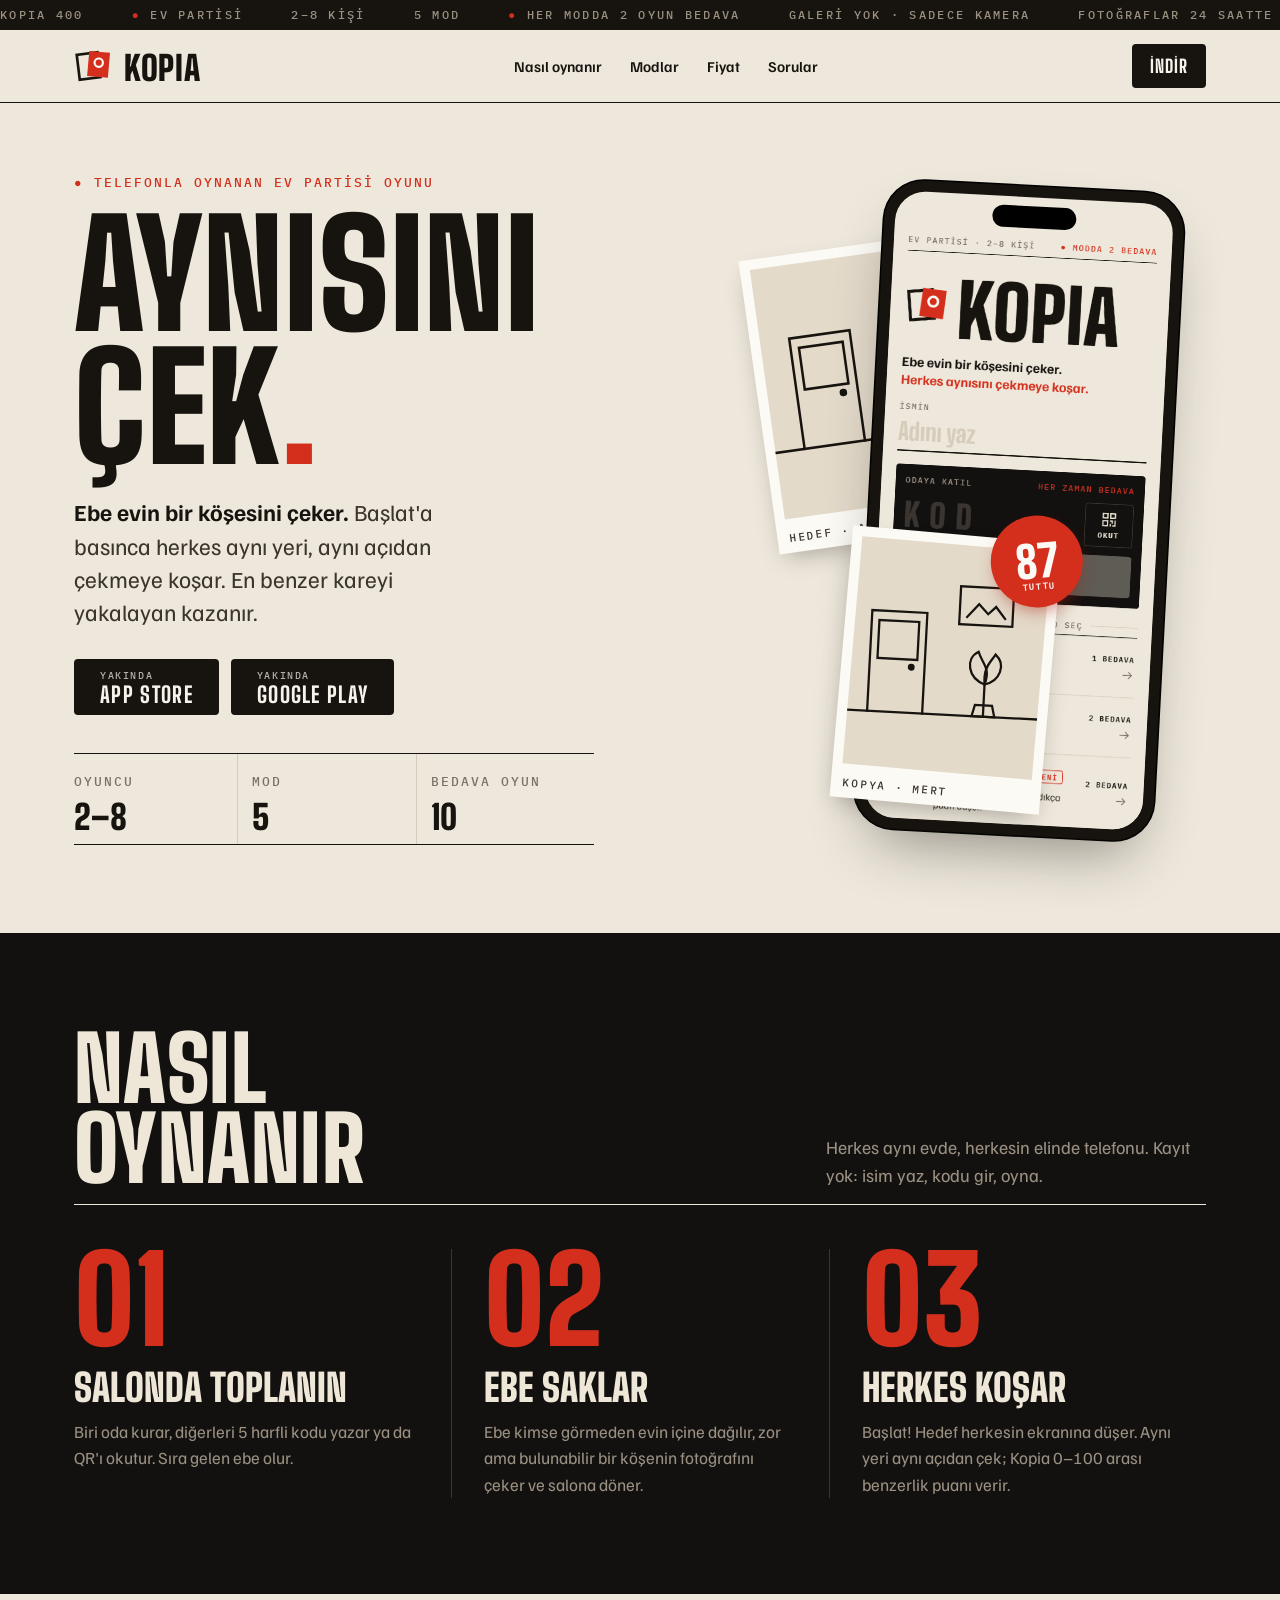
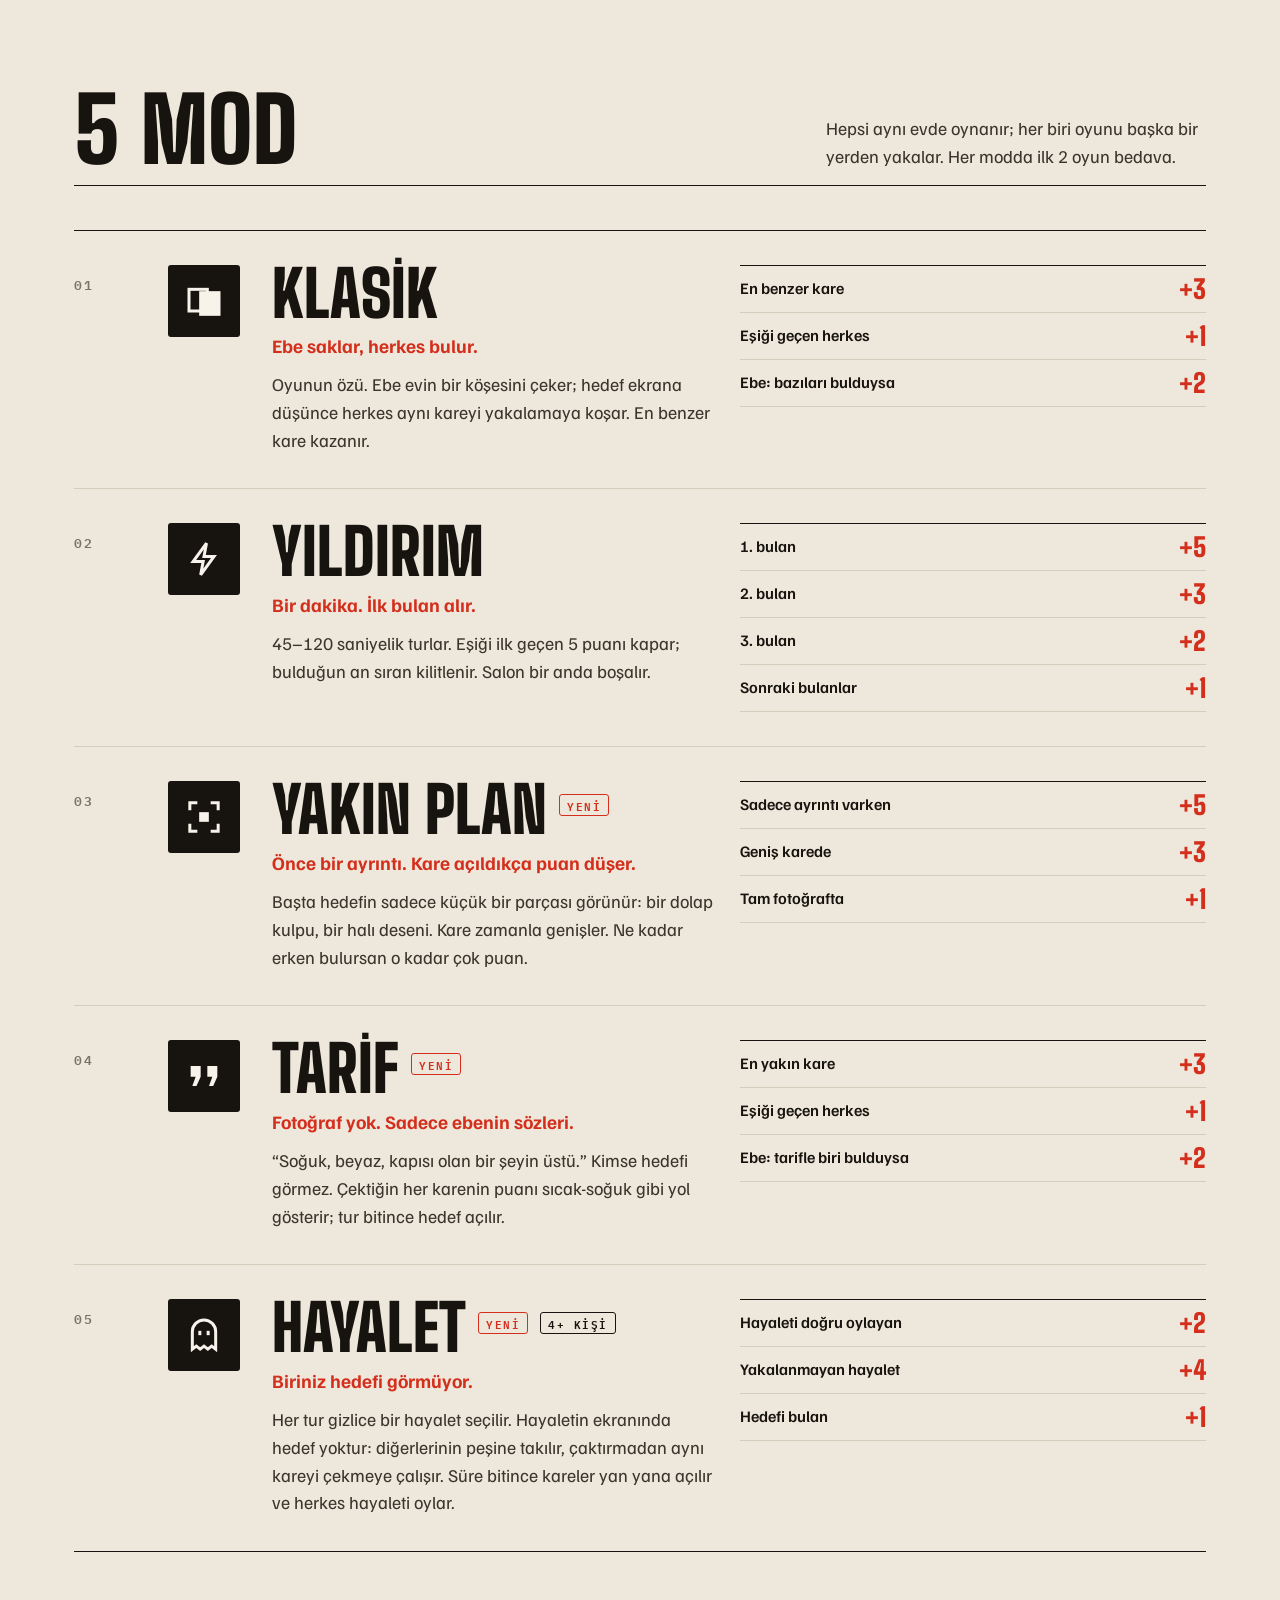
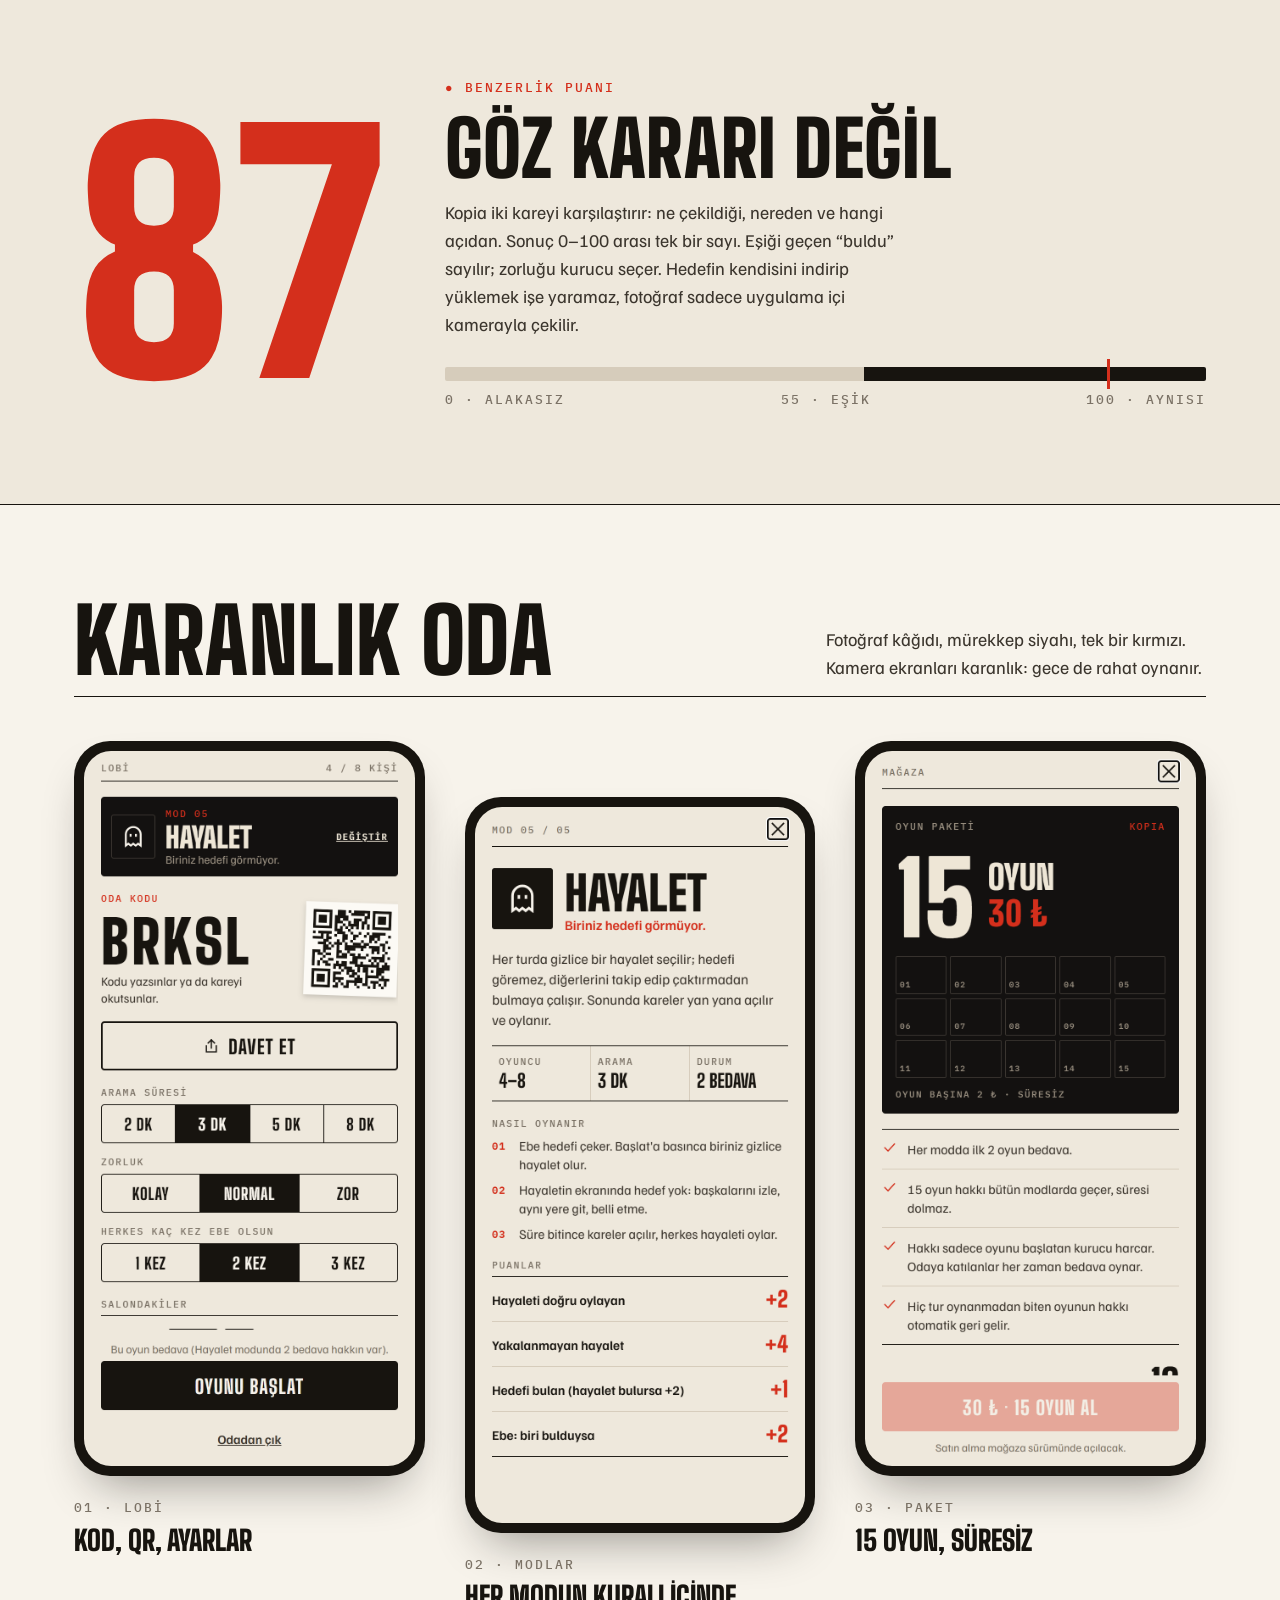
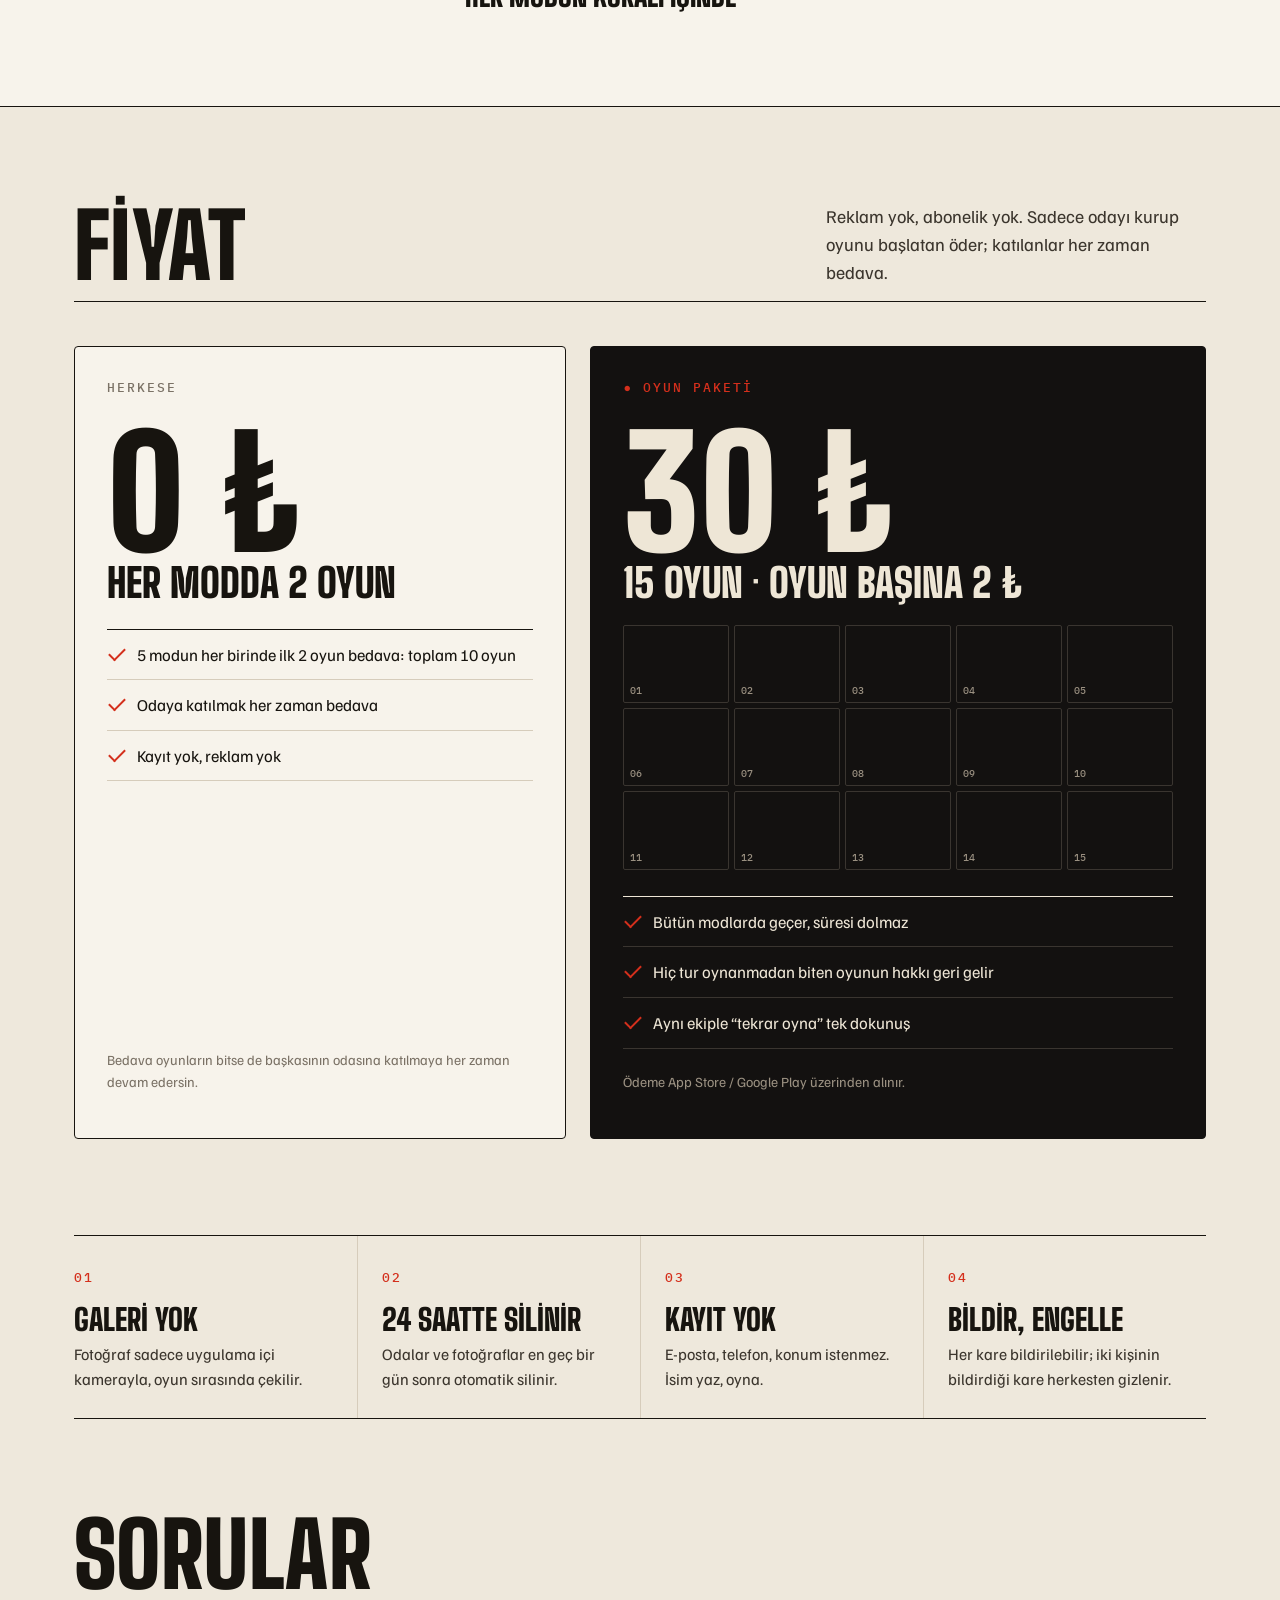
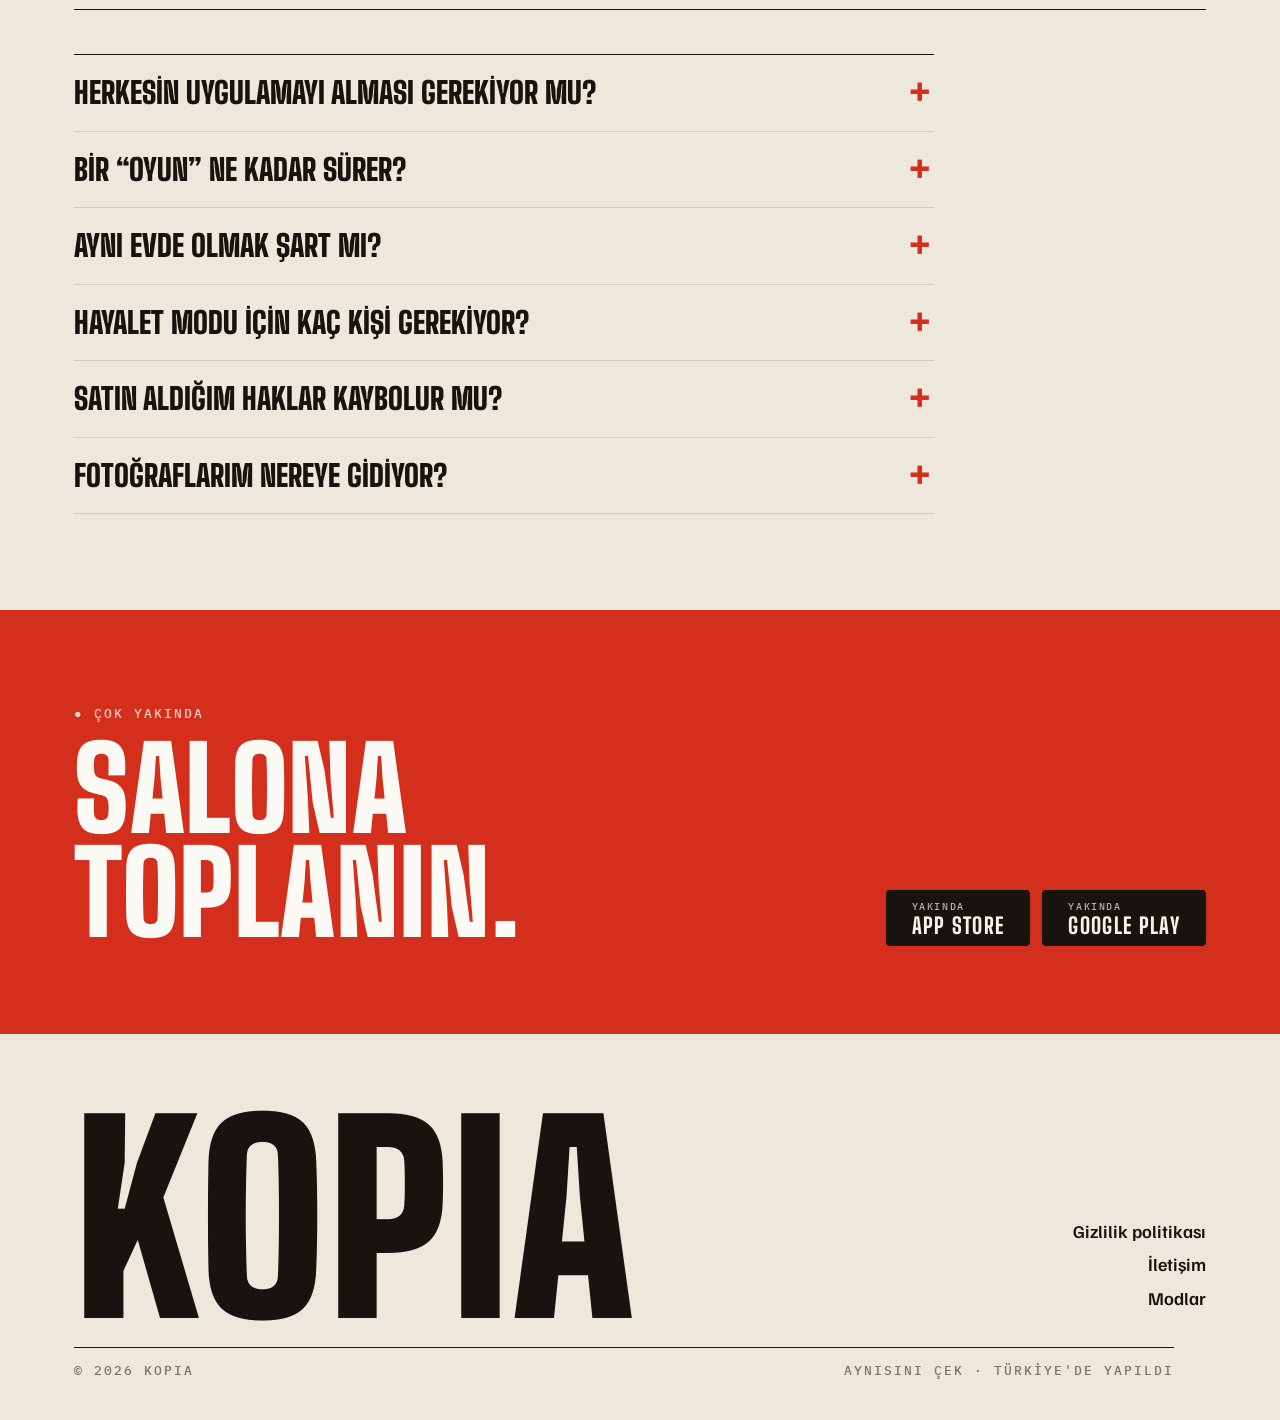
<file: index.html>
<!doctype html>
<html lang="tr">
<head>
<meta charset="utf-8">
<meta name="viewport" content="width=device-width, initial-scale=1">
<title>Kopia — Aynısını Çek · Ev partisi fotoğraf oyunu</title>
<meta name="description" content="Ebe evin bir köşesini çeker, herkes aynısını çekmeye koşar. 2–8 kişilik telefonla oynanan ev partisi oyunu. 5 mod, her modda 2 oyun bedava.">
<meta name="theme-color" content="#EEE8DC">
<meta property="og:title" content="Kopia — Aynısını Çek">
<meta property="og:description" content="Ebe evin bir köşesini çeker. Herkes aynısını çekmeye koşar. 2–8 kişi, 5 mod.">
<meta property="og:type" content="website">
<meta property="og:image" content="https://yusfgndzz.github.io/kopia/img/ekran-ana.png">
<link rel="icon" href="data:image/svg+xml,%3Csvg xmlns='http://www.w3.org/2000/svg' viewBox='0 0 48 48'%3E%3Crect x='5' y='9' width='25' height='30' stroke='%2317140F' stroke-width='3.2' fill='none' transform='rotate(-7 17.5 24)'/%3E%3Crect x='17' y='7' width='25' height='30' fill='%23D42F1C' transform='rotate(5 29.5 22)'/%3E%3Ccircle cx='29.5' cy='20' r='5' fill='none' stroke='%23FCFAF5' stroke-width='2.6' transform='rotate(5 29.5 22)'/%3E%3C/svg%3E">
<meta http-equiv="Content-Security-Policy" content="default-src 'none'; style-src 'self' 'unsafe-inline'; img-src 'self' data:; font-src 'self'; base-uri 'none'; form-action 'none'; upgrade-insecure-requests">
<meta name="referrer" content="strict-origin-when-cross-origin">
<link rel="stylesheet" href="fonts.css">
<style>
  :root {
    --kagit: #EEE8DC; --kagit-acik: #F7F3EB; --baski: #FCFAF5;
    --murekkep: #17140F; --murekkep-y: #3B352D; --soluk: #7B7266; --cizgi: #D6CCBB;
    --kirmizi: #D42F1C; --kirmizi-b: #A82314; --yesil: #2D6A45;
    --karanlik: #131110; --karanlik-kart: #1F1C19; --karanlik-cizgi: #3A3530; --karanlik-yazi: #EEE6D6; --karanlik-soluk: #9A9081;
    --ekran: 'Big Shoulders Display', 'Arial Narrow', sans-serif;
    --govde: 'Familjen Grotesk', system-ui, sans-serif;
    --mono: 'IBM Plex Mono', ui-monospace, monospace;
    --gen: 1180px;
  }
  * { box-sizing: border-box; }
  html { scroll-behavior: smooth; }
  body { margin: 0; background: var(--kagit); color: var(--murekkep); font: 400 18px/1.55 var(--govde); -webkit-font-smoothing: antialiased; }
  img { max-width: 100%; display: block; }
  a { color: inherit; }
  .kap { max-width: var(--gen); margin: 0 auto; padding: 0 24px; }
  .ust-etiket { font: 500 12.5px/1.4 var(--mono); letter-spacing: .16em; text-transform: uppercase; color: var(--soluk); }
  .ust-etiket.vurgu { color: var(--kirmizi); }
  .bas { font-family: var(--ekran); font-weight: 900; text-transform: uppercase; line-height: .9; letter-spacing: .005em; margin: 0; }
  .kirmizi { color: var(--kirmizi); }
  ::selection { background: var(--kirmizi); color: var(--baski); }

  /* --- film kenarı şeridi --- */
  .serit { background: var(--murekkep); color: var(--karanlik-soluk); font: 500 11.5px/1 var(--mono); letter-spacing: .2em; overflow: hidden; white-space: nowrap; }
  .serit-ic { display: inline-flex; gap: 48px; padding: 9px 0; animation: kay 40s linear infinite; }
  .serit-ic span b { color: var(--kirmizi); font-weight: 600; }
  @keyframes kay { to { transform: translateX(-50%); } }
  @media (prefers-reduced-motion: reduce) { .serit-ic { animation: none; } }

  /* --- üst menü --- */
  header.menu { border-bottom: 1.5px solid var(--murekkep); }
  .menu .kap { display: flex; align-items: center; justify-content: space-between; height: 72px; gap: 24px; }
  .logo { display: flex; align-items: center; gap: 10px; text-decoration: none; }
  .logo b { font: 900 34px/1 var(--ekran); letter-spacing: .02em; padding-top: 4px; }
  nav ul { display: flex; gap: 28px; list-style: none; margin: 0; padding: 0; }
  nav a { text-decoration: none; font: 600 15px var(--govde); }
  nav a:hover { color: var(--kirmizi); }
  .btn { display: inline-flex; align-items: center; justify-content: center; gap: 10px; min-height: 56px; padding: 0 24px; border-radius: 4px; text-decoration: none; font: 800 22px/1 var(--ekran); letter-spacing: .06em; text-transform: uppercase; border: 2px solid var(--murekkep); transition: transform .12s ease, background .12s ease; }
  .btn:active { transform: translateY(2px); }
  .btn.dolu { background: var(--murekkep); color: var(--kagit-acik); }
  .btn.kirmizi-btn { background: var(--kirmizi); border-color: var(--kirmizi); color: var(--baski); }
  .btn.kirmizi-btn:hover { background: var(--kirmizi-b); border-color: var(--kirmizi-b); }
  .btn.dolu:hover { background: #000; }
  .btn small { display: block; font: 500 10px/1 var(--mono); letter-spacing: .16em; opacity: .7; margin-bottom: 3px; }
  .btn .iki-satir { display: flex; flex-direction: column; align-items: flex-start; padding-top: 3px; }
  .menu .btn { min-height: 44px; font-size: 18px; padding: 0 16px; }
  @media (max-width: 860px) { nav ul { display: none; } }

  /* --- hero --- */
  .hero { padding: 64px 0 88px; position: relative; overflow: hidden; }
  .hero .kap { display: grid; grid-template-columns: 1.15fr .85fr; gap: 48px; align-items: center; }
  .hero h1 { font-size: clamp(76px, 11.5vw, 168px); margin: 14px 0 22px; }
  .hero p.giris { font-size: clamp(19px, 2vw, 23px); line-height: 1.45; max-width: 31ch; margin: 0 0 30px; color: var(--murekkep-y); }
  .hero p.giris strong { color: var(--murekkep); font-weight: 700; }
  .butonlar { display: flex; flex-wrap: wrap; gap: 12px; }
  .ozet { display: flex; gap: 0; margin-top: 38px; border-top: 1.5px solid var(--murekkep); border-bottom: 1.5px solid var(--murekkep); max-width: 520px; }
  .ozet div { flex: 1; padding: 12px 14px 10px 0; }
  .ozet div + div { border-left: 1px solid var(--cizgi); padding-left: 14px; }
  .ozet b { display: block; font: 900 34px/1 var(--ekran); padding-top: 6px; }

  .sahne { position: relative; height: 640px; }
  .telefon { position: absolute; right: 8%; top: 0; width: 300px; aspect-ratio: 390/844; border-radius: 40px; background: var(--murekkep); padding: 11px; box-shadow: 0 30px 60px -20px rgba(23,20,15,.45), 0 0 0 1.5px #000; transform: rotate(3deg); z-index: 3; }
  .telefon .cam { height: 100%; background: var(--kagit); border-radius: 30px; padding-top: 34px; overflow: hidden; }
  .telefon img { width: 100%; height: 100%; object-fit: cover; object-position: top; }
  .telefon::before { content: ''; position: absolute; top: 20px; left: 50%; width: 84px; height: 22px; margin-left: -42px; border-radius: 12px; background: #000; z-index: 2; }
  .baski { position: absolute; background: var(--baski); padding: 10px 10px 34px; box-shadow: 0 10px 24px -8px rgba(23,20,15,.35); }
  .baski svg { display: block; width: 100%; height: auto; background: #E3DACA; }
  .baski figcaption { position: absolute; left: 12px; bottom: 9px; font: 500 11px/1 var(--mono); letter-spacing: .16em; color: var(--murekkep-y); }
  .baski.hedef { width: 230px; left: -6%; top: 40px; transform: rotate(-8deg); z-index: 1; }
  .baski.kopya { width: 210px; left: 12%; top: 330px; transform: rotate(5deg); z-index: 4; }
  .damga { position: absolute; right: -22px; top: -26px; width: 92px; height: 92px; border-radius: 50%; background: var(--kirmizi); color: var(--baski); display: grid; place-items: center; text-align: center; transform: rotate(-10deg); box-shadow: 0 8px 18px -6px rgba(168,35,20,.6); }
  .damga b { font: 900 44px/1 var(--ekran); display: block; padding-top: 6px; }
  .damga span { font: 600 9px/1 var(--mono); letter-spacing: .18em; display: block; margin-top: -2px; }

  @media (max-width: 980px) {
    .hero .kap { grid-template-columns: 1fr; }
    .sahne { height: 560px; max-width: 520px; margin: 0 auto; width: 100%; }
    .telefon { width: 250px; right: 4%; }
  }
  @media (max-width: 520px) {
    .sahne { height: 470px; }
    .telefon { width: 210px; right: 0; }
    .baski.hedef { width: 170px; }
    .baski.kopya { width: 160px; left: 4%; top: 260px; }
  }

  /* --- bölümler --- */
  section { padding: 96px 0; }
  .bolum-bas { display: flex; justify-content: space-between; align-items: flex-end; gap: 24px; border-bottom: 1.5px solid currentColor; padding-bottom: 14px; margin-bottom: 44px; flex-wrap: wrap; }
  .bolum-bas h2 { font-size: clamp(54px, 7vw, 96px); }
  .bolum-bas p { max-width: 38ch; margin: 0; color: var(--murekkep-y); }

  /* nasıl oynanır: karanlık oda */
  .karanlik { background: var(--karanlik); color: var(--karanlik-yazi); }
  .karanlik .bolum-bas p { color: var(--karanlik-soluk); }
  .karanlik .ust-etiket { color: var(--karanlik-soluk); }
  .adimlar { display: grid; grid-template-columns: repeat(3, 1fr); gap: 0; }
  .adim { padding: 0 32px 0 0; }
  .adim + .adim { border-left: 1px solid var(--karanlik-cizgi); padding-left: 32px; }
  .adim .no { font: 900 120px/.85 var(--ekran); color: var(--kirmizi); display: block; margin-bottom: 18px; }
  .adim h3 { font: 900 38px/1 var(--ekran); text-transform: uppercase; margin: 0 0 12px; }
  .adim p { margin: 0; color: var(--karanlik-soluk); font-size: 17px; }
  .adim svg { margin: 0 0 22px; }
  @media (max-width: 860px) {
    .adimlar { grid-template-columns: 1fr; gap: 40px; }
    .adim + .adim { border-left: 0; padding-left: 0; border-top: 1px solid var(--karanlik-cizgi); padding-top: 40px; }
  }

  /* modlar */
  .modlar { border-top: 1.5px solid var(--murekkep); }
  .mod { display: grid; grid-template-columns: 70px 80px 1fr 1.05fr; gap: 24px; padding: 34px 0; border-bottom: 1px solid var(--cizgi); align-items: start; }
  .mod:last-child { border-bottom: 1.5px solid var(--murekkep); }
  .mod .no { font: 600 13px/1 var(--mono); letter-spacing: .12em; color: var(--soluk); padding-top: 14px; }
  .mod .ikon { width: 72px; height: 72px; background: var(--murekkep); display: grid; place-items: center; border-radius: 3px; }
  .mod h3 { font: 900 64px/.92 var(--ekran); text-transform: uppercase; margin: 0 0 8px; display: flex; align-items: center; gap: 12px; flex-wrap: wrap; }
  .mod .slogan { color: var(--kirmizi); font-weight: 700; font-size: 19px; margin: 0 0 10px; }
  .mod .aciklama { margin: 0; color: var(--murekkep-y); }
  .rozet { font: 600 11px/1 var(--mono); letter-spacing: .14em; border: 1.5px solid var(--kirmizi); color: var(--kirmizi); padding: 5px 7px 4px; border-radius: 3px; position: relative; top: -6px; }
  .rozet.koyu { border-color: var(--murekkep); color: var(--murekkep); }
  .puanlar { list-style: none; margin: 0; padding: 0; border-top: 1.5px solid var(--murekkep); }
  .puanlar li { display: flex; justify-content: space-between; gap: 12px; padding: 10px 0; border-bottom: 1px solid var(--cizgi); font-weight: 600; font-size: 16px; }
  .puanlar li b { font: 900 26px/1 var(--ekran); color: var(--kirmizi); }
  @media (max-width: 980px) {
    .mod { grid-template-columns: 56px 1fr; }
    .mod .no { display: none; }
    .mod .ikon { width: 56px; height: 56px; }
    .mod > div:nth-child(3) { grid-column: 2; }
    .mod .puanlar { grid-column: 1 / -1; }
    .mod h3 { font-size: 52px; }
  }

  /* puanlama */
  .puan-blok { display: grid; grid-template-columns: auto 1fr; gap: 56px; align-items: center; }
  .dev-puan { font: 900 clamp(180px, 26vw, 320px)/.8 var(--ekran); color: var(--kirmizi); margin: 0; padding-top: 30px; }
  .olcek { margin-top: 28px; }
  .olcek .cubuk { height: 14px; background: linear-gradient(90deg, var(--cizgi) 0 55%, var(--murekkep) 55% 100%); position: relative; border-radius: 2px; }
  .olcek .cubuk i { position: absolute; left: 87%; top: -8px; width: 3px; height: 30px; background: var(--kirmizi); }
  .olcek .yazilar { display: flex; justify-content: space-between; margin-top: 10px; }
  @media (max-width: 860px) { .puan-blok { grid-template-columns: 1fr; gap: 12px; } }

  /* ekranlar */
  .ekranlar { display: grid; grid-template-columns: repeat(3, 1fr); gap: 40px; align-items: start; }
  .ekranlar figure { margin: 0; }
  .ekranlar .telefon-k { border-radius: 36px; background: var(--murekkep); padding: 10px; box-shadow: 0 24px 48px -20px rgba(23,20,15,.45); }
  .ekranlar .telefon-k img { border-radius: 27px; aspect-ratio: 390/844; object-fit: cover; object-position: top; width: 100%; }
  .ekranlar figure:nth-child(2) { margin-top: 56px; }
  .ekranlar figcaption { margin-top: 16px; }
  .ekranlar figcaption b { display: block; font: 900 28px/1 var(--ekran); text-transform: uppercase; margin-top: 6px; }
  @media (max-width: 860px) {
    .ekranlar { grid-template-columns: repeat(3, 72%); overflow-x: auto; scroll-snap-type: x mandatory; padding-bottom: 12px; gap: 20px; }
    .ekranlar figure { scroll-snap-align: start; }
    .ekranlar figure:nth-child(2) { margin-top: 0; }
  }

  /* fiyat */
  .fiyatlar { display: grid; grid-template-columns: 1fr 1.25fr; gap: 24px; }
  .fiyat { border: 1.5px solid var(--murekkep); border-radius: 4px; padding: 32px; background: var(--kagit-acik); display: flex; flex-direction: column; }
  .fiyat.paket { background: var(--karanlik); color: var(--karanlik-yazi); border-color: var(--karanlik); }
  .fiyat .buyuk { font: 900 clamp(110px, 12vw, 160px)/.82 var(--ekran); margin: 20px 0 6px; padding-top: 14px; }
  .fiyat .alt { font: 900 40px/1 var(--ekran); text-transform: uppercase; }
  .fiyat ul { list-style: none; padding: 0; margin: 26px 0 0; border-top: 1.5px solid currentColor; }
  .fiyat li { padding: 12px 0 12px 30px; border-bottom: 1px solid var(--cizgi); position: relative; font-size: 16.5px; }
  .fiyat.paket li { border-bottom-color: var(--karanlik-cizgi); color: var(--karanlik-yazi); }
  .fiyat li::before { content: ''; position: absolute; left: 2px; top: 18px; width: 14px; height: 7px; border-left: 2px solid var(--kirmizi); border-bottom: 2px solid var(--kirmizi); transform: rotate(-45deg); }
  .film { display: grid; grid-template-columns: repeat(5, 1fr); gap: 5px; margin-top: 22px; }
  .film span { aspect-ratio: 1.35; border: 1px solid var(--karanlik-cizgi); border-radius: 2px; font: 500 10px/1 var(--mono); color: var(--karanlik-soluk); padding: 6px; display: flex; align-items: flex-end; }
  .fiyat .not { margin-top: auto; padding-top: 22px; font-size: 14px; color: var(--soluk); }
  .fiyat.paket .not { color: var(--karanlik-soluk); }
  @media (max-width: 860px) { .fiyatlar { grid-template-columns: 1fr; } }

  /* güvenlik */
  .guven { display: grid; grid-template-columns: repeat(4, 1fr); border-top: 1.5px solid var(--murekkep); border-bottom: 1.5px solid var(--murekkep); }
  .guven div { padding: 26px 24px 26px 0; }
  .guven div + div { border-left: 1px solid var(--cizgi); padding-left: 24px; }
  .guven h3 { font: 900 30px/1 var(--ekran); text-transform: uppercase; margin: 14px 0 8px; }
  .guven p { margin: 0; font-size: 16px; color: var(--murekkep-y); }
  @media (max-width: 860px) {
    .guven { grid-template-columns: 1fr 1fr; }
    .guven div:nth-child(3) { border-left: 0; padding-left: 0; }
    .guven div:nth-child(n+3) { border-top: 1px solid var(--cizgi); }
  }
  @media (max-width: 520px) {
    .guven { grid-template-columns: 1fr; }
    .guven div + div { border-left: 0; padding-left: 0; border-top: 1px solid var(--cizgi); }
  }

  /* sss */
  .sss { border-top: 1.5px solid var(--murekkep); max-width: 860px; }
  .sss details { border-bottom: 1px solid var(--cizgi); }
  .sss summary { list-style: none; cursor: pointer; padding: 22px 48px 22px 0; font: 900 30px/1.05 var(--ekran); text-transform: uppercase; position: relative; }
  .sss summary::-webkit-details-marker { display: none; }
  .sss summary::after { content: '+'; position: absolute; right: 4px; top: 16px; font: 900 40px/1 var(--ekran); color: var(--kirmizi); transition: transform .2s; }
  .sss details[open] summary::after { transform: rotate(45deg); }
  .sss details p { margin: 0 0 22px; max-width: 62ch; color: var(--murekkep-y); }

  /* indir */
  .indir { background: var(--kirmizi); color: var(--baski); padding: 88px 0; }
  .indir .kap { display: flex; justify-content: space-between; align-items: flex-end; gap: 32px; flex-wrap: wrap; }
  .indir h2 { font-size: clamp(64px, 9vw, 132px); }
  .indir .btn { border-color: var(--baski); }
  .indir .btn.dolu { background: var(--murekkep); border-color: var(--murekkep); }

  footer { padding: 56px 0 40px; }
  footer .kap { display: grid; grid-template-columns: 1fr auto; gap: 32px; align-items: end; }
  footer .kelime { font: 900 clamp(110px, 20vw, 260px)/.78 var(--ekran); letter-spacing: .01em; margin: 0; padding-top: 30px; }
  footer ul { list-style: none; margin: 0; padding: 0; text-align: right; }
  footer li { margin: 6px 0; }
  footer a { text-decoration: none; font-weight: 600; }
  footer a:hover { color: var(--kirmizi); }
  .telif { border-top: 1.5px solid var(--murekkep); margin-top: 28px; padding-top: 14px; display: flex; justify-content: space-between; gap: 16px; flex-wrap: wrap; }
  @media (max-width: 640px) { footer .kap { grid-template-columns: 1fr; } footer ul { text-align: left; } }

  :focus-visible { outline: 3px solid var(--kirmizi); outline-offset: 3px; }
</style>
</head>
<body>

<!-- Film kenarı şeridi -->
<div class="serit" aria-hidden="true">
  <div class="serit-ic">
    <span>KOPIA 400</span><span><b>●</b> EV PARTİSİ</span><span>2–8 KİŞİ</span><span>5 MOD</span><span><b>●</b> HER MODDA 2 OYUN BEDAVA</span><span>GALERİ YOK · SADECE KAMERA</span><span>FOTOĞRAFLAR 24 SAATTE SİLİNİR</span>
    <span>KOPIA 400</span><span><b>●</b> EV PARTİSİ</span><span>2–8 KİŞİ</span><span>5 MOD</span><span><b>●</b> HER MODDA 2 OYUN BEDAVA</span><span>GALERİ YOK · SADECE KAMERA</span><span>FOTOĞRAFLAR 24 SAATTE SİLİNİR</span>
  </div>
</div>

<header class="menu">
  <div class="kap">
    <a class="logo" href="#" aria-label="Kopia ana sayfa">
      <svg width="40" height="40" viewBox="0 0 48 48" aria-hidden="true"><rect x="5" y="9" width="25" height="30" stroke="#17140F" stroke-width="3.2" fill="none" transform="rotate(-7 17.5 24)"/><rect x="17" y="7" width="25" height="30" fill="#D42F1C" transform="rotate(5 29.5 22)"/><circle cx="29.5" cy="20" r="5" fill="none" stroke="#FCFAF5" stroke-width="2.6" transform="rotate(5 29.5 22)"/></svg>
      <b>KOPIA</b>
    </a>
    <nav aria-label="Bölümler">
      <ul>
        <li><a href="#nasil">Nasıl oynanır</a></li>
        <li><a href="#modlar">Modlar</a></li>
        <li><a href="#fiyat">Fiyat</a></li>
        <li><a href="#sss">Sorular</a></li>
      </ul>
    </nav>
    <a class="btn dolu" href="#indir">İndir</a>
  </div>
</header>

<main>
<!-- HERO -->
<section class="hero">
  <div class="kap">
    <div>
      <span class="ust-etiket vurgu">● Telefonla oynanan ev partisi oyunu</span>
      <h1 class="bas">Aynısını<br>çek<span class="kirmizi">.</span></h1>
      <p class="giris"><strong>Ebe evin bir köşesini çeker.</strong> Başlat'a basınca herkes aynı yeri, aynı açıdan çekmeye koşar. En benzer kareyi yakalayan kazanır.</p>
      <div class="butonlar">
        <a class="btn dolu" href="#indir"><span class="iki-satir"><small>YAKINDA</small>App Store</span></a>
        <a class="btn dolu" href="#indir"><span class="iki-satir"><small>YAKINDA</small>Google Play</span></a>
      </div>
      <div class="ozet">
        <div><span class="ust-etiket">Oyuncu</span><b>2–8</b></div>
        <div><span class="ust-etiket">Mod</span><b>5</b></div>
        <div><span class="ust-etiket">Bedava oyun</span><b>10</b></div>
      </div>
    </div>

    <div class="sahne" aria-hidden="true">
      <figure class="baski hedef">
        <svg viewBox="0 0 200 240"><g fill="none" stroke="#17140F" stroke-width="2.4" stroke-linecap="square">
          <path d="M0 176h200"/><path d="M28 176V70h58v106"/><path d="M36 80h42v40H36z"/><circle cx="72" cy="128" r="2.4" fill="#17140F"/>
          <path d="M120 40h56v40h-56z"/><path d="M128 72l12-14 10 10 8-8 10 12"/>
          <path d="M150 176v-34"/><path d="M150 142c-18-6-22-26-8-34 4 12 14 16 8 34z"/><path d="M150 142c16-4 22-22 10-32-6 10-12 14-10 32z"/>
          <path d="M138 176h24l-3-12h-18z"/></g></svg>
        <figcaption>HEDEF · AYŞE</figcaption>
      </figure>
      <div class="telefon"><div class="cam"><img src="img/ekran-ana.png" alt=""></div></div>
      <figure class="baski kopya">
        <svg viewBox="0 0 200 240"><g transform="translate(-9 4) rotate(-2 100 120)" fill="none" stroke="#17140F" stroke-width="2.4" stroke-linecap="square">
          <path d="M0 176h220"/><path d="M28 176V70h58v106"/><path d="M36 80h42v40H36z"/><circle cx="72" cy="128" r="2.4" fill="#17140F"/>
          <path d="M120 40h56v40h-56z"/><path d="M128 72l12-14 10 10 8-8 10 12"/>
          <path d="M150 176v-34"/><path d="M150 142c-18-6-22-26-8-34 4 12 14 16 8 34z"/><path d="M150 142c16-4 22-22 10-32-6 10-12 14-10 32z"/>
          <path d="M138 176h24l-3-12h-18z"/></g></svg>
        <figcaption>KOPYA · MERT</figcaption>
        <div class="damga"><div><b>87</b><span>TUTTU</span></div></div>
      </figure>
    </div>
  </div>
</section>

<!-- NASIL OYNANIR -->
<section class="karanlik" id="nasil">
  <div class="kap">
    <div class="bolum-bas">
      <h2 class="bas">Nasıl<br>oynanır</h2>
      <p>Herkes aynı evde, herkesin elinde telefonu. Kayıt yok: isim yaz, kodu gir, oyna.</p>
    </div>
    <div class="adimlar">
      <div class="adim">
        <span class="no">01</span>
        <h3>Salonda toplanın</h3>
        <p>Biri oda kurar, diğerleri 5 harfli kodu yazar ya da QR'ı okutur. Sıra gelen ebe olur.</p>
      </div>
      <div class="adim">
        <span class="no">02</span>
        <h3>Ebe saklar</h3>
        <p>Ebe kimse görmeden evin içine dağılır, zor ama bulunabilir bir köşenin fotoğrafını çeker ve salona döner.</p>
      </div>
      <div class="adim">
        <span class="no">03</span>
        <h3>Herkes koşar</h3>
        <p>Başlat! Hedef herkesin ekranına düşer. Aynı yeri aynı açıdan çek; Kopia 0–100 arası benzerlik puanı verir.</p>
      </div>
    </div>
  </div>
</section>

<!-- MODLAR -->
<section id="modlar">
  <div class="kap">
    <div class="bolum-bas">
      <h2 class="bas">5 mod</h2>
      <p>Hepsi aynı evde oynanır; her biri oyunu başka bir yerden yakalar. Her modda ilk 2 oyun bedava.</p>
    </div>
    <div class="modlar">

      <article class="mod">
        <span class="no">01</span>
        <div class="ikon"><svg width="40" height="40" viewBox="0 0 24 24" fill="none" stroke="#F7F3EB" stroke-width="1.8"><rect x="3" y="5" width="11" height="13"/><rect x="10" y="7" width="11" height="13" fill="#F7F3EB"/></svg></div>
        <div>
          <h3>Klasik</h3>
          <p class="slogan">Ebe saklar, herkes bulur.</p>
          <p class="aciklama">Oyunun özü. Ebe evin bir köşesini çeker; hedef ekrana düşünce herkes aynı kareyi yakalamaya koşar. En benzer kare kazanır.</p>
        </div>
        <ul class="puanlar">
          <li>En benzer kare <b>+3</b></li>
          <li>Eşiği geçen herkes <b>+1</b></li>
          <li>Ebe: bazıları bulduysa <b>+2</b></li>
        </ul>
      </article>

      <article class="mod">
        <span class="no">02</span>
        <div class="ikon"><svg width="40" height="40" viewBox="0 0 24 24" fill="none" stroke="#F7F3EB" stroke-width="1.8"><path d="M13.5 2.5L5.5 13.5h6l-1.5 8 8-11h-6l1.5-8z"/></svg></div>
        <div>
          <h3>Yıldırım</h3>
          <p class="slogan">Bir dakika. İlk bulan alır.</p>
          <p class="aciklama">45–120 saniyelik turlar. Eşiği ilk geçen 5 puanı kapar; bulduğun an sıran kilitlenir. Salon bir anda boşalır.</p>
        </div>
        <ul class="puanlar">
          <li>1. bulan <b>+5</b></li>
          <li>2. bulan <b>+3</b></li>
          <li>3. bulan <b>+2</b></li>
          <li>Sonraki bulanlar <b>+1</b></li>
        </ul>
      </article>

      <article class="mod">
        <span class="no">03</span>
        <div class="ikon"><svg width="40" height="40" viewBox="0 0 24 24" fill="none" stroke="#F7F3EB" stroke-width="1.8"><path d="M3.5 8V3.5H8M16 3.5h4.5V8M20.5 16v4.5H16M8 20.5H3.5V16"/><rect x="10" y="10" width="4" height="4" fill="#F7F3EB"/></svg></div>
        <div>
          <h3>Yakın Plan <span class="rozet">YENİ</span></h3>
          <p class="slogan">Önce bir ayrıntı. Kare açıldıkça puan düşer.</p>
          <p class="aciklama">Başta hedefin sadece küçük bir parçası görünür: bir dolap kulpu, bir halı deseni. Kare zamanla genişler. Ne kadar erken bulursan o kadar çok puan.</p>
        </div>
        <ul class="puanlar">
          <li>Sadece ayrıntı varken <b>+5</b></li>
          <li>Geniş karede <b>+3</b></li>
          <li>Tam fotoğrafta <b>+1</b></li>
        </ul>
      </article>

      <article class="mod">
        <span class="no">04</span>
        <div class="ikon"><svg width="40" height="40" viewBox="0 0 24 24" fill="#F7F3EB"><path d="M4 6h6v6.5L7.5 18H5l2-5.5H4z"/><path d="M14 6h6v6.5L17.5 18H15l2-5.5h-3z"/></svg></div>
        <div>
          <h3>Tarif <span class="rozet">YENİ</span></h3>
          <p class="slogan">Fotoğraf yok. Sadece ebenin sözleri.</p>
          <p class="aciklama">“Soğuk, beyaz, kapısı olan bir şeyin üstü.” Kimse hedefi görmez. Çektiğin her karenin puanı sıcak-soğuk gibi yol gösterir; tur bitince hedef açılır.</p>
        </div>
        <ul class="puanlar">
          <li>En yakın kare <b>+3</b></li>
          <li>Eşiği geçen herkes <b>+1</b></li>
          <li>Ebe: tarifle biri bulduysa <b>+2</b></li>
        </ul>
      </article>

      <article class="mod">
        <span class="no">05</span>
        <div class="ikon"><svg width="40" height="40" viewBox="0 0 24 24" fill="none" stroke="#F7F3EB" stroke-width="1.8"><path d="M5 20.5V10a7 7 0 0114 0v10.5l-2.4-1.8-2.3 1.8-2.3-1.8-2.3 1.8-2.3-1.8z"/><rect x="8.6" y="9.5" width="1.8" height="2.6" fill="#F7F3EB" stroke="none"/><rect x="13.6" y="9.5" width="1.8" height="2.6" fill="#F7F3EB" stroke="none"/></svg></div>
        <div>
          <h3>Hayalet <span class="rozet">YENİ</span> <span class="rozet koyu">4+ KİŞİ</span></h3>
          <p class="slogan">Biriniz hedefi görmüyor.</p>
          <p class="aciklama">Her tur gizlice bir hayalet seçilir. Hayaletin ekranında hedef yoktur: diğerlerinin peşine takılır, çaktırmadan aynı kareyi çekmeye çalışır. Süre bitince kareler yan yana açılır ve herkes hayaleti oylar.</p>
        </div>
        <ul class="puanlar">
          <li>Hayaleti doğru oylayan <b>+2</b></li>
          <li>Yakalanmayan hayalet <b>+4</b></li>
          <li>Hedefi bulan <b>+1</b></li>
        </ul>
      </article>

    </div>
  </div>
</section>

<!-- PUANLAMA -->
<section style="padding-top: 24px;">
  <div class="kap puan-blok">
    <p class="dev-puan" aria-hidden="true">87</p>
    <div>
      <span class="ust-etiket vurgu">● Benzerlik puanı</span>
      <h2 class="bas" style="font-size: clamp(48px, 6vw, 80px); margin: 14px 0 16px;">Göz kararı değil</h2>
      <p style="max-width: 46ch; color: var(--murekkep-y); margin: 0;">Kopia iki kareyi karşılaştırır: ne çekildiği, nereden ve hangi açıdan. Sonuç 0–100 arası tek bir sayı. Eşiği geçen “buldu” sayılır; zorluğu kurucu seçer. Hedefin kendisini indirip yüklemek işe yaramaz, fotoğraf sadece uygulama içi kamerayla çekilir.</p>
      <div class="olcek" aria-hidden="true">
        <div class="cubuk"><i></i></div>
        <div class="yazilar"><span class="ust-etiket">0 · alakasız</span><span class="ust-etiket">55 · eşik</span><span class="ust-etiket">100 · aynısı</span></div>
      </div>
    </div>
  </div>
</section>

<!-- EKRANLAR -->
<section style="background: var(--kagit-acik); border-top: 1.5px solid var(--murekkep); border-bottom: 1.5px solid var(--murekkep);">
  <div class="kap">
    <div class="bolum-bas">
      <h2 class="bas">Karanlık oda</h2>
      <p>Fotoğraf kâğıdı, mürekkep siyahı, tek bir kırmızı. Kamera ekranları karanlık: gece de rahat oynanır.</p>
    </div>
    <div class="ekranlar">
      <figure>
        <div class="telefon-k"><img src="img/ekran-lobi.png" alt="Lobi ekranı: oda kodu, QR, mod ve ayarlar"></div>
        <figcaption><span class="ust-etiket">01 · Lobi</span><b>Kod, QR, ayarlar</b></figcaption>
      </figure>
      <figure>
        <div class="telefon-k"><img src="img/ekran-hayalet.png" alt="Hayalet modunun kuralları ve puanları"></div>
        <figcaption><span class="ust-etiket">02 · Modlar</span><b>Her modun kuralı içinde</b></figcaption>
      </figure>
      <figure>
        <div class="telefon-k"><img src="img/ekran-magaza.png" alt="Mağaza: 15 oyunluk paket"></div>
        <figcaption><span class="ust-etiket">03 · Paket</span><b>15 oyun, süresiz</b></figcaption>
      </figure>
    </div>
  </div>
</section>

<!-- FİYAT -->
<section id="fiyat">
  <div class="kap">
    <div class="bolum-bas">
      <h2 class="bas">Fiyat</h2>
      <p>Reklam yok, abonelik yok. Sadece odayı kurup oyunu başlatan öder; katılanlar her zaman bedava.</p>
    </div>
    <div class="fiyatlar">
      <div class="fiyat">
        <span class="ust-etiket">Herkese</span>
        <div class="buyuk">0 ₺</div>
        <div class="alt">Her modda 2 oyun</div>
        <ul>
          <li>5 modun her birinde ilk 2 oyun bedava: toplam 10 oyun</li>
          <li>Odaya katılmak her zaman bedava</li>
          <li>Kayıt yok, reklam yok</li>
        </ul>
        <p class="not">Bedava oyunların bitse de başkasının odasına katılmaya her zaman devam edersin.</p>
      </div>
      <div class="fiyat paket">
        <span class="ust-etiket vurgu" style="color: var(--kirmizi);">● Oyun paketi</span>
        <div class="buyuk">30 ₺</div>
        <div class="alt">15 oyun · oyun başına 2 ₺</div>
        <div class="film" aria-hidden="true"><span>01</span><span>02</span><span>03</span><span>04</span><span>05</span><span>06</span><span>07</span><span>08</span><span>09</span><span>10</span><span>11</span><span>12</span><span>13</span><span>14</span><span>15</span></div>
        <ul>
          <li>Bütün modlarda geçer, süresi dolmaz</li>
          <li>Hiç tur oynanmadan biten oyunun hakkı geri gelir</li>
          <li>Aynı ekiple “tekrar oyna” tek dokunuş</li>
        </ul>
        <p class="not">Ödeme App Store / Google Play üzerinden alınır.</p>
      </div>
    </div>
  </div>
</section>

<!-- GÜVENLİK -->
<section style="padding-top: 0;">
  <div class="kap">
    <div class="guven">
      <div><span class="ust-etiket vurgu">01</span><h3>Galeri yok</h3><p>Fotoğraf sadece uygulama içi kamerayla, oyun sırasında çekilir.</p></div>
      <div><span class="ust-etiket vurgu">02</span><h3>24 saatte silinir</h3><p>Odalar ve fotoğraflar en geç bir gün sonra otomatik silinir.</p></div>
      <div><span class="ust-etiket vurgu">03</span><h3>Kayıt yok</h3><p>E-posta, telefon, konum istenmez. İsim yaz, oyna.</p></div>
      <div><span class="ust-etiket vurgu">04</span><h3>Bildir, engelle</h3><p>Her kare bildirilebilir; iki kişinin bildirdiği kare herkesten gizlenir.</p></div>
    </div>
  </div>
</section>

<!-- SSS -->
<section id="sss" style="padding-top: 0;">
  <div class="kap">
    <div class="bolum-bas"><h2 class="bas">Sorular</h2></div>
    <div class="sss">
      <details>
        <summary>Herkesin uygulamayı alması gerekiyor mu?</summary>
        <p>Evet, herkes kendi telefonundan oynar. Ama ücret sadece odayı kurup oyunu başlatandan düşer; katılanlar hiçbir şey ödemez.</p>
      </details>
      <details>
        <summary>Bir “oyun” ne kadar sürer?</summary>
        <p>Odadaki herkes sırayla ebe olana kadar devam eder. 4 kişiyle, 3 dakikalık turlarla yaklaşık 15-20 dakika. Kurucu herkesin 2 ya da 3 kez ebe olmasını da seçebilir.</p>
      </details>
      <details>
        <summary>Aynı evde olmak şart mı?</summary>
        <p>Evet. Kopia herkesin aynı mekânda olduğu, ebenin evin bir köşesini sakladığı bir parti oyunu. Ev, yurt, ofis, kafe: aynı yerde olmanız yeter.</p>
      </details>
      <details>
        <summary>Hayalet modu için kaç kişi gerekiyor?</summary>
        <p>En az 4 kişi: bir ebe, bir hayalet ve hayaletin arasına karışabileceği en az iki kişi.</p>
      </details>
      <details>
        <summary>Satın aldığım haklar kaybolur mu?</summary>
        <p>Haklar süresizdir ve bütün modlarda geçer. Hesap telefona bağlı olduğu için uygulamayı silersen haklar da silinir; bu yüzden uygulamayı silmeden önce haklarını kullanmanı öneririz.</p>
      </details>
      <details>
        <summary>Fotoğraflarım nereye gidiyor?</summary>
        <p>Sadece aynı odadaki oyunculara ve benzerlik puanını hesaplayan sunucuya. Tur bitene kadar senin kareni sadece sen ve ebe görürsün. Bir gün sonra hepsi silinir. Ayrıntılar <a href="gizlilik.html">gizlilik politikasında</a>.</p>
      </details>
    </div>
  </div>
</section>

<!-- İNDİR -->
<section class="indir" id="indir">
  <div class="kap">
    <div>
      <span class="ust-etiket" style="color: var(--baski); opacity: .8;">● Çok yakında</span>
      <h2 class="bas" style="margin-top: 12px;">Salona<br>toplanın.</h2>
    </div>
    <div class="butonlar">
      <a class="btn dolu" href="#indir" aria-disabled="true"><span class="iki-satir"><small>YAKINDA</small>App Store</span></a>
      <a class="btn dolu" href="#indir" aria-disabled="true"><span class="iki-satir"><small>YAKINDA</small>Google Play</span></a>
    </div>
  </div>
</section>
</main>

<footer>
  <div class="kap">
    <p class="kelime">KOPIA</p>
    <ul>
      <li><a href="gizlilik.html">Gizlilik politikası</a></li>
      <li><a href="&#109;&#97;&#105;&#108;&#116;&#111;&#58;&#121;&#117;&#115;&#117;&#102;&#107;&#103;&#117;&#110;&#100;&#117;&#122;&#64;&#103;&#109;&#97;&#105;&#108;&#46;&#99;&#111;&#109;">İletişim</a></li>
      <li><a href="#modlar">Modlar</a></li>
    </ul>
  </div>
  <div class="kap">
    <div class="telif">
      <span class="ust-etiket">© 2026 KOPIA</span>
      <span class="ust-etiket">Aynısını Çek · Türkiye'de yapıldı</span>
    </div>
  </div>
</footer>

</body>
</html>
</file>
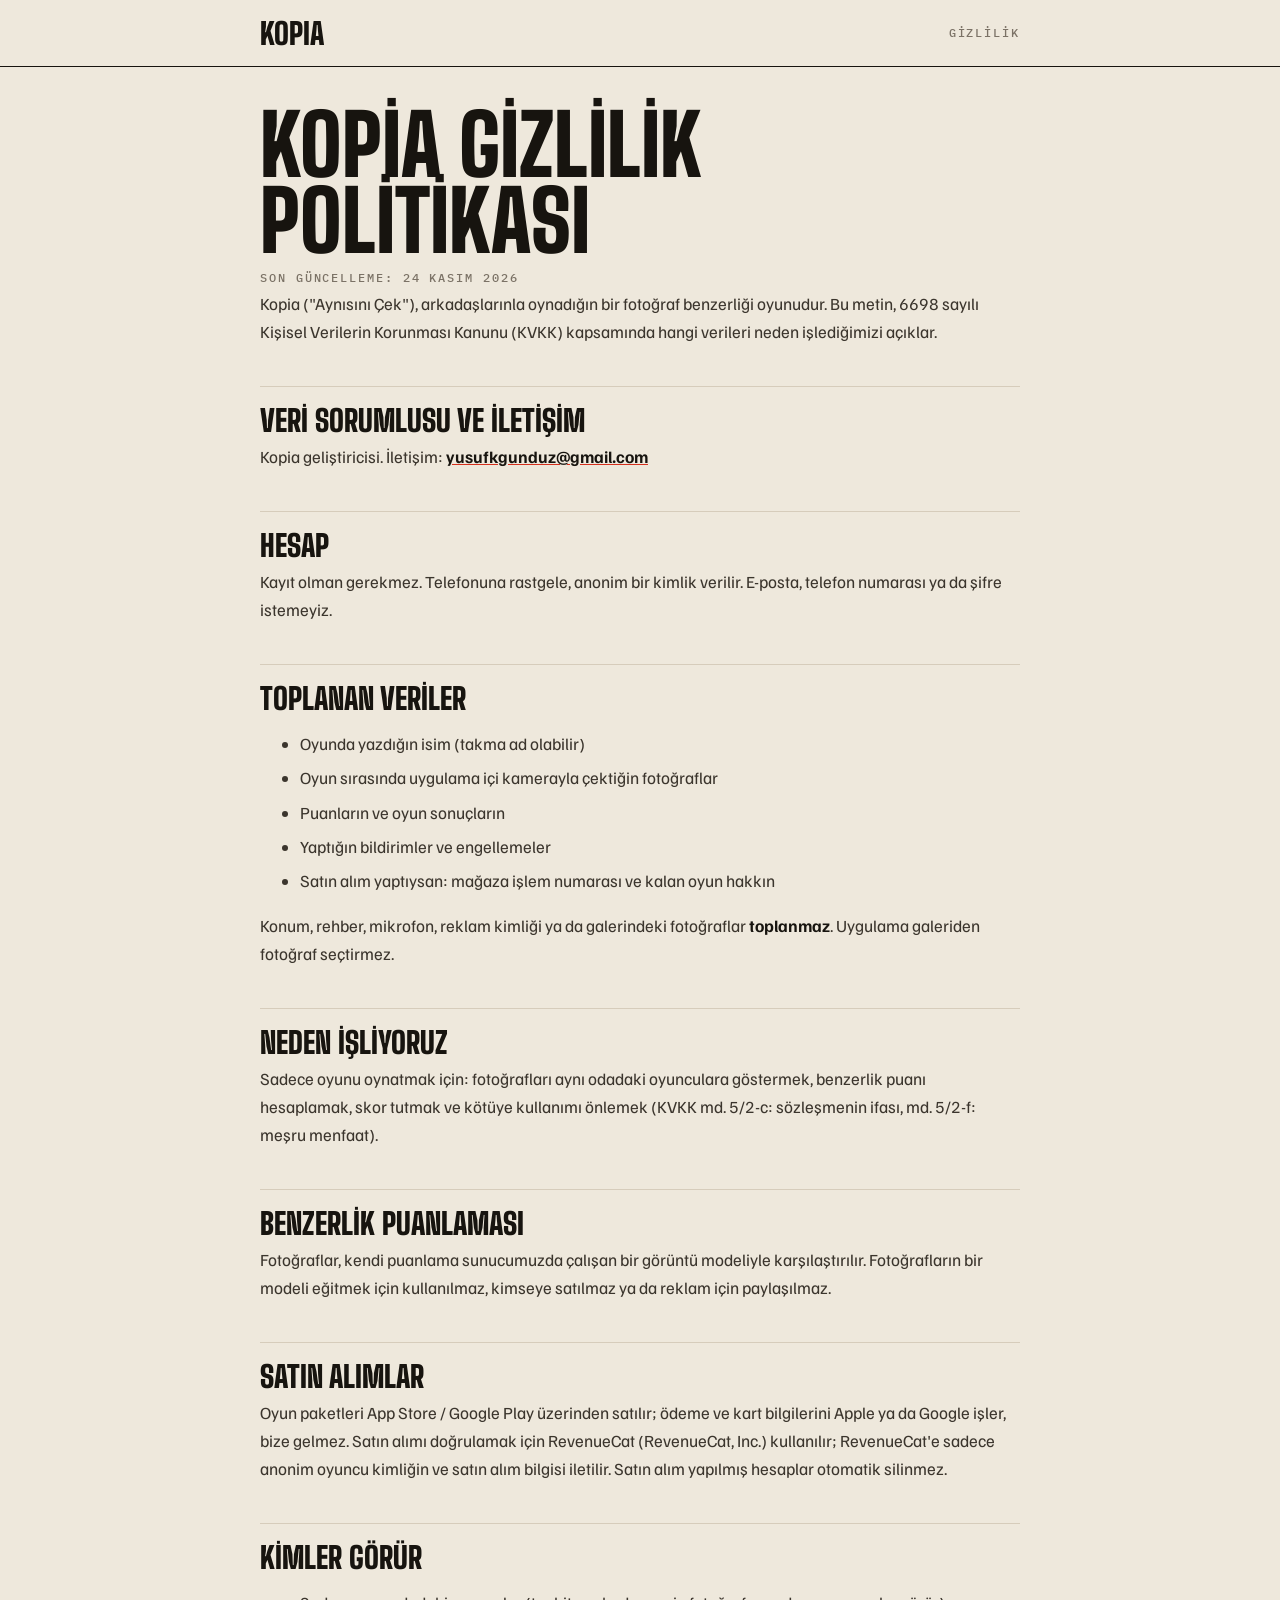
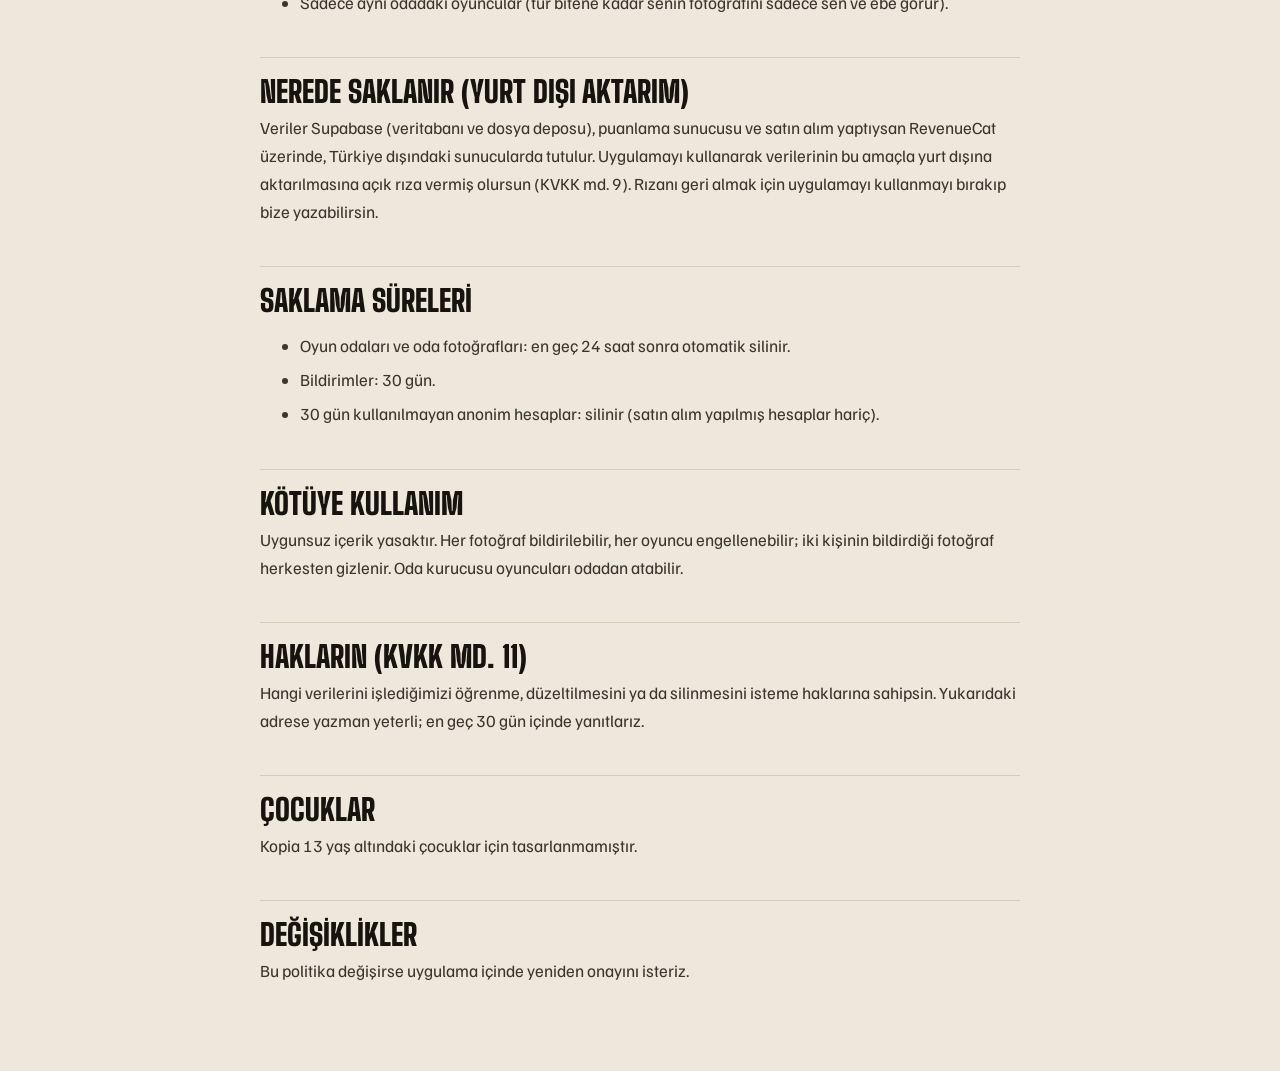
<file: gizlilik.html>
<!doctype html>
<html lang="tr">
<head>
<meta charset="utf-8">
<meta name="viewport" content="width=device-width, initial-scale=1">
<title>Kopia Gizlilik Politikası</title>
<meta http-equiv="Content-Security-Policy" content="default-src 'none'; style-src 'self' 'unsafe-inline'; img-src 'self' data:; font-src 'self'; base-uri 'none'; form-action 'none'; upgrade-insecure-requests">
<meta name="referrer" content="strict-origin-when-cross-origin">
<link rel="stylesheet" href="fonts.css">
<style>
  :root { --kagit: #EEE8DC; --murekkep: #17140F; --murekkep-y: #3B352D; --soluk: #7B7266; --cizgi: #D6CCBB; --kirmizi: #D42F1C; }
  body { margin: 0; background: var(--kagit); color: var(--murekkep-y); font: 400 17px/1.65 'Familjen Grotesk', system-ui, sans-serif; }
  header { border-bottom: 1.5px solid var(--murekkep); }
  header div { max-width: 760px; margin: 0 auto; padding: 18px 20px; display: flex; justify-content: space-between; align-items: center; }
  header a { font: 900 30px/1 'Big Shoulders Display', sans-serif; color: var(--murekkep); text-decoration: none; }
  header span, .tarih { font: 500 12px/1 'IBM Plex Mono', monospace; letter-spacing: .16em; text-transform: uppercase; color: var(--soluk); }
  main { max-width: 760px; margin: 0 auto; padding: 40px 20px 80px; }
  h1 { font: 900 clamp(52px, 9vw, 84px)/.9 'Big Shoulders Display', sans-serif; text-transform: uppercase; color: var(--murekkep); margin: 0 0 14px; }
  h2 { font: 900 30px/1 'Big Shoulders Display', sans-serif; text-transform: uppercase; color: var(--murekkep); margin: 40px 0 8px; padding-top: 18px; border-top: 1px solid var(--cizgi); }
  p, li { margin: 6px 0; }
  strong { color: var(--murekkep); }
  a { color: var(--kirmizi); }
</style>
</head>
<body>
<header><div><a href="index.html">KOPIA</a><span>Gizlilik</span></div></header>
<main>
  <h1>Kopia Gizlilik Politikası</h1>
  <p class="tarih">Son güncelleme: 24 Kasım 2026</p>
  <p>Kopia ("Aynısını Çek"), arkadaşlarınla oynadığın bir fotoğraf benzerliği oyunudur. Bu metin, 6698 sayılı Kişisel Verilerin Korunması Kanunu (KVKK) kapsamında hangi verileri neden işlediğimizi açıklar.</p>

  <h2>Veri sorumlusu ve iletişim</h2>
  <p>Kopia geliştiricisi. İletişim: <a href="&#109;&#97;&#105;&#108;&#116;&#111;&#58;&#121;&#117;&#115;&#117;&#102;&#107;&#103;&#117;&#110;&#100;&#117;&#122;&#64;&#103;&#109;&#97;&#105;&#108;&#46;&#99;&#111;&#109;"><strong>&#121;&#117;&#115;&#117;&#102;&#107;&#103;&#117;&#110;&#100;&#117;&#122;&#64;&#103;&#109;&#97;&#105;&#108;&#46;&#99;&#111;&#109;</strong></a></p>

  <h2>Hesap</h2>
  <p>Kayıt olman gerekmez. Telefonuna rastgele, anonim bir kimlik verilir. E-posta, telefon numarası ya da şifre istemeyiz.</p>

  <h2>Toplanan veriler</h2>
  <ul>
    <li>Oyunda yazdığın isim (takma ad olabilir)</li>
    <li>Oyun sırasında uygulama içi kamerayla çektiğin fotoğraflar</li>
    <li>Puanların ve oyun sonuçların</li>
    <li>Yaptığın bildirimler ve engellemeler</li>
    <li>Satın alım yaptıysan: mağaza işlem numarası ve kalan oyun hakkın</li>
  </ul>
  <p>Konum, rehber, mikrofon, reklam kimliği ya da galerindeki fotoğraflar <strong>toplanmaz</strong>. Uygulama galeriden fotoğraf seçtirmez.</p>

  <h2>Neden işliyoruz</h2>
  <p>Sadece oyunu oynatmak için: fotoğrafları aynı odadaki oyunculara göstermek, benzerlik puanı hesaplamak, skor tutmak ve kötüye kullanımı önlemek (KVKK md. 5/2-c: sözleşmenin ifası, md. 5/2-f: meşru menfaat).</p>

  <h2>Benzerlik puanlaması</h2>
  <p>Fotoğraflar, kendi puanlama sunucumuzda çalışan bir görüntü modeliyle karşılaştırılır. Fotoğrafların bir modeli eğitmek için kullanılmaz, kimseye satılmaz ya da reklam için paylaşılmaz.</p>

  <h2>Satın alımlar</h2>
  <p>Oyun paketleri App Store / Google Play üzerinden satılır; ödeme ve kart bilgilerini Apple ya da Google işler, bize gelmez. Satın alımı doğrulamak için RevenueCat (RevenueCat, Inc.) kullanılır; RevenueCat'e sadece anonim oyuncu kimliğin ve satın alım bilgisi iletilir. Satın alım yapılmış hesaplar otomatik silinmez.</p>

  <h2>Kimler görür</h2>
  <ul>
    <li>Sadece aynı odadaki oyuncular (tur bitene kadar senin fotoğrafını sadece sen ve ebe görür).</li>
  </ul>

  <h2>Nerede saklanır (yurt dışı aktarım)</h2>
  <p>Veriler Supabase (veritabanı ve dosya deposu), puanlama sunucusu ve satın alım yaptıysan RevenueCat üzerinde, Türkiye dışındaki sunucularda tutulur. Uygulamayı kullanarak verilerinin bu amaçla yurt dışına aktarılmasına açık rıza vermiş olursun (KVKK md. 9). Rızanı geri almak için uygulamayı kullanmayı bırakıp bize yazabilirsin.</p>

  <h2>Saklama süreleri</h2>
  <ul>
    <li>Oyun odaları ve oda fotoğrafları: en geç 24 saat sonra otomatik silinir.</li>
    <li>Bildirimler: 30 gün.</li>
    <li>30 gün kullanılmayan anonim hesaplar: silinir (satın alım yapılmış hesaplar hariç).</li>
  </ul>

  <h2>Kötüye kullanım</h2>
  <p>Uygunsuz içerik yasaktır. Her fotoğraf bildirilebilir, her oyuncu engellenebilir; iki kişinin bildirdiği fotoğraf herkesten gizlenir. Oda kurucusu oyuncuları odadan atabilir.</p>

  <h2>Hakların (KVKK md. 11)</h2>
  <p>Hangi verilerini işlediğimizi öğrenme, düzeltilmesini ya da silinmesini isteme haklarına sahipsin. Yukarıdaki adrese yazman yeterli; en geç 30 gün içinde yanıtlarız.</p>

  <h2>Çocuklar</h2>
  <p>Kopia 13 yaş altındaki çocuklar için tasarlanmamıştır.</p>

  <h2>Değişiklikler</h2>
  <p>Bu politika değişirse uygulama içinde yeniden onayını isteriz.</p>
</main>
</body>
</html>
</file>
<file: fonts.css>
/* Fontlar sitede barındırılır (Google'a istek gitmez). Lisans: SIL Open Font License */
@font-face {
  font-family: 'Big Shoulders Display';
  font-style: normal;
  font-weight: 800;
  font-display: swap;
  src: url(fonts/BigShouldersDisplay-800-latin-ext.woff2) format('woff2');
  unicode-range: U+0100-02BA, U+02BD-02C5, U+02C7-02CC, U+02CE-02D7, U+02DD-02FF, U+0304, U+0308, U+0329, U+1D00-1DBF, U+1E00-1E9F, U+1EF2-1EFF, U+2020, U+20A0-20AB, U+20AD-20C4, U+2113, U+2C60-2C7F, U+A720-A7FF;
}
@font-face {
  font-family: 'Big Shoulders Display';
  font-style: normal;
  font-weight: 800;
  font-display: swap;
  src: url(fonts/BigShouldersDisplay-800-latin.woff2) format('woff2');
  unicode-range: U+0000-00FF, U+0131, U+0152-0153, U+02BB-02BC, U+02C6, U+02DA, U+02DC, U+0304, U+0308, U+0329, U+2000-206F, U+20AC, U+2122, U+2191, U+2193, U+2212, U+2215, U+FEFF, U+FFFD;
}
@font-face {
  font-family: 'Big Shoulders Display';
  font-style: normal;
  font-weight: 900;
  font-display: swap;
  src: url(fonts/BigShouldersDisplay-900-latin-ext.woff2) format('woff2');
  unicode-range: U+0100-02BA, U+02BD-02C5, U+02C7-02CC, U+02CE-02D7, U+02DD-02FF, U+0304, U+0308, U+0329, U+1D00-1DBF, U+1E00-1E9F, U+1EF2-1EFF, U+2020, U+20A0-20AB, U+20AD-20C4, U+2113, U+2C60-2C7F, U+A720-A7FF;
}
@font-face {
  font-family: 'Big Shoulders Display';
  font-style: normal;
  font-weight: 900;
  font-display: swap;
  src: url(fonts/BigShouldersDisplay-900-latin.woff2) format('woff2');
  unicode-range: U+0000-00FF, U+0131, U+0152-0153, U+02BB-02BC, U+02C6, U+02DA, U+02DC, U+0304, U+0308, U+0329, U+2000-206F, U+20AC, U+2122, U+2191, U+2193, U+2212, U+2215, U+FEFF, U+FFFD;
}
@font-face {
  font-family: 'Familjen Grotesk';
  font-style: normal;
  font-weight: 400;
  font-display: swap;
  src: url(fonts/FamiljenGrotesk-400-latin-ext.woff2) format('woff2');
  unicode-range: U+0100-02BA, U+02BD-02C5, U+02C7-02CC, U+02CE-02D7, U+02DD-02FF, U+0304, U+0308, U+0329, U+1D00-1DBF, U+1E00-1E9F, U+1EF2-1EFF, U+2020, U+20A0-20AB, U+20AD-20C4, U+2113, U+2C60-2C7F, U+A720-A7FF;
}
@font-face {
  font-family: 'Familjen Grotesk';
  font-style: normal;
  font-weight: 400;
  font-display: swap;
  src: url(fonts/FamiljenGrotesk-400-latin.woff2) format('woff2');
  unicode-range: U+0000-00FF, U+0131, U+0152-0153, U+02BB-02BC, U+02C6, U+02DA, U+02DC, U+0304, U+0308, U+0329, U+2000-206F, U+20AC, U+2122, U+2191, U+2193, U+2212, U+2215, U+FEFF, U+FFFD;
}
@font-face {
  font-family: 'Familjen Grotesk';
  font-style: normal;
  font-weight: 600;
  font-display: swap;
  src: url(fonts/FamiljenGrotesk-600-latin-ext.woff2) format('woff2');
  unicode-range: U+0100-02BA, U+02BD-02C5, U+02C7-02CC, U+02CE-02D7, U+02DD-02FF, U+0304, U+0308, U+0329, U+1D00-1DBF, U+1E00-1E9F, U+1EF2-1EFF, U+2020, U+20A0-20AB, U+20AD-20C4, U+2113, U+2C60-2C7F, U+A720-A7FF;
}
@font-face {
  font-family: 'Familjen Grotesk';
  font-style: normal;
  font-weight: 600;
  font-display: swap;
  src: url(fonts/FamiljenGrotesk-600-latin.woff2) format('woff2');
  unicode-range: U+0000-00FF, U+0131, U+0152-0153, U+02BB-02BC, U+02C6, U+02DA, U+02DC, U+0304, U+0308, U+0329, U+2000-206F, U+20AC, U+2122, U+2191, U+2193, U+2212, U+2215, U+FEFF, U+FFFD;
}
@font-face {
  font-family: 'Familjen Grotesk';
  font-style: normal;
  font-weight: 700;
  font-display: swap;
  src: url(fonts/FamiljenGrotesk-700-latin-ext.woff2) format('woff2');
  unicode-range: U+0100-02BA, U+02BD-02C5, U+02C7-02CC, U+02CE-02D7, U+02DD-02FF, U+0304, U+0308, U+0329, U+1D00-1DBF, U+1E00-1E9F, U+1EF2-1EFF, U+2020, U+20A0-20AB, U+20AD-20C4, U+2113, U+2C60-2C7F, U+A720-A7FF;
}
@font-face {
  font-family: 'Familjen Grotesk';
  font-style: normal;
  font-weight: 700;
  font-display: swap;
  src: url(fonts/FamiljenGrotesk-700-latin.woff2) format('woff2');
  unicode-range: U+0000-00FF, U+0131, U+0152-0153, U+02BB-02BC, U+02C6, U+02DA, U+02DC, U+0304, U+0308, U+0329, U+2000-206F, U+20AC, U+2122, U+2191, U+2193, U+2212, U+2215, U+FEFF, U+FFFD;
}
@font-face {
  font-family: 'IBM Plex Mono';
  font-style: normal;
  font-weight: 500;
  font-display: swap;
  src: url(fonts/IBMPlexMono-500-latin-ext.woff2) format('woff2');
  unicode-range: U+0100-02BA, U+02BD-02C5, U+02C7-02CC, U+02CE-02D7, U+02DD-02FF, U+0304, U+0308, U+0329, U+1D00-1DBF, U+1E00-1E9F, U+1EF2-1EFF, U+2020, U+20A0-20AB, U+20AD-20C4, U+2113, U+2C60-2C7F, U+A720-A7FF;
}
@font-face {
  font-family: 'IBM Plex Mono';
  font-style: normal;
  font-weight: 500;
  font-display: swap;
  src: url(fonts/IBMPlexMono-500-latin.woff2) format('woff2');
  unicode-range: U+0000-00FF, U+0131, U+0152-0153, U+02BB-02BC, U+02C6, U+02DA, U+02DC, U+0304, U+0308, U+0329, U+2000-206F, U+20AC, U+2122, U+2191, U+2193, U+2212, U+2215, U+FEFF, U+FFFD;
}
@font-face {
  font-family: 'IBM Plex Mono';
  font-style: normal;
  font-weight: 600;
  font-display: swap;
  src: url(fonts/IBMPlexMono-600-latin-ext.woff2) format('woff2');
  unicode-range: U+0100-02BA, U+02BD-02C5, U+02C7-02CC, U+02CE-02D7, U+02DD-02FF, U+0304, U+0308, U+0329, U+1D00-1DBF, U+1E00-1E9F, U+1EF2-1EFF, U+2020, U+20A0-20AB, U+20AD-20C4, U+2113, U+2C60-2C7F, U+A720-A7FF;
}
@font-face {
  font-family: 'IBM Plex Mono';
  font-style: normal;
  font-weight: 600;
  font-display: swap;
  src: url(fonts/IBMPlexMono-600-latin.woff2) format('woff2');
  unicode-range: U+0000-00FF, U+0131, U+0152-0153, U+02BB-02BC, U+02C6, U+02DA, U+02DC, U+0304, U+0308, U+0329, U+2000-206F, U+20AC, U+2122, U+2191, U+2193, U+2212, U+2215, U+FEFF, U+FFFD;
}
</file>
